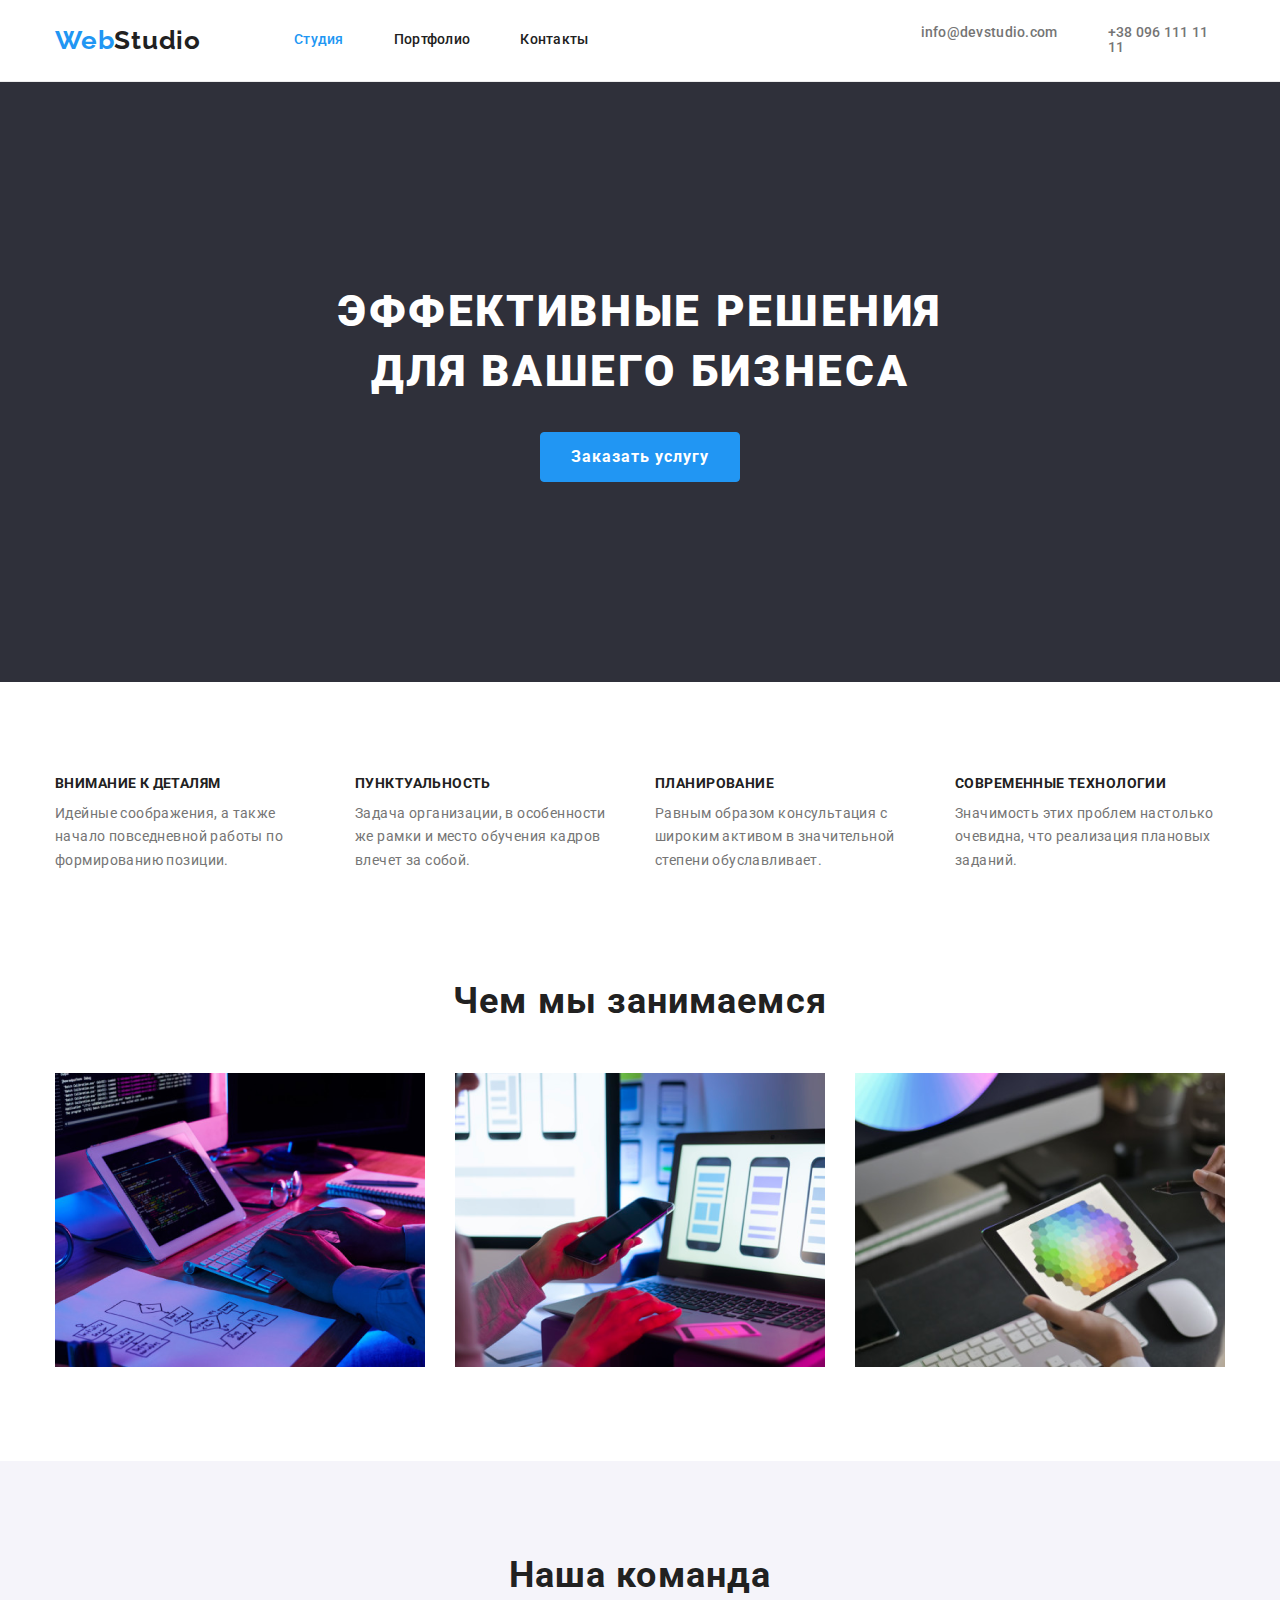
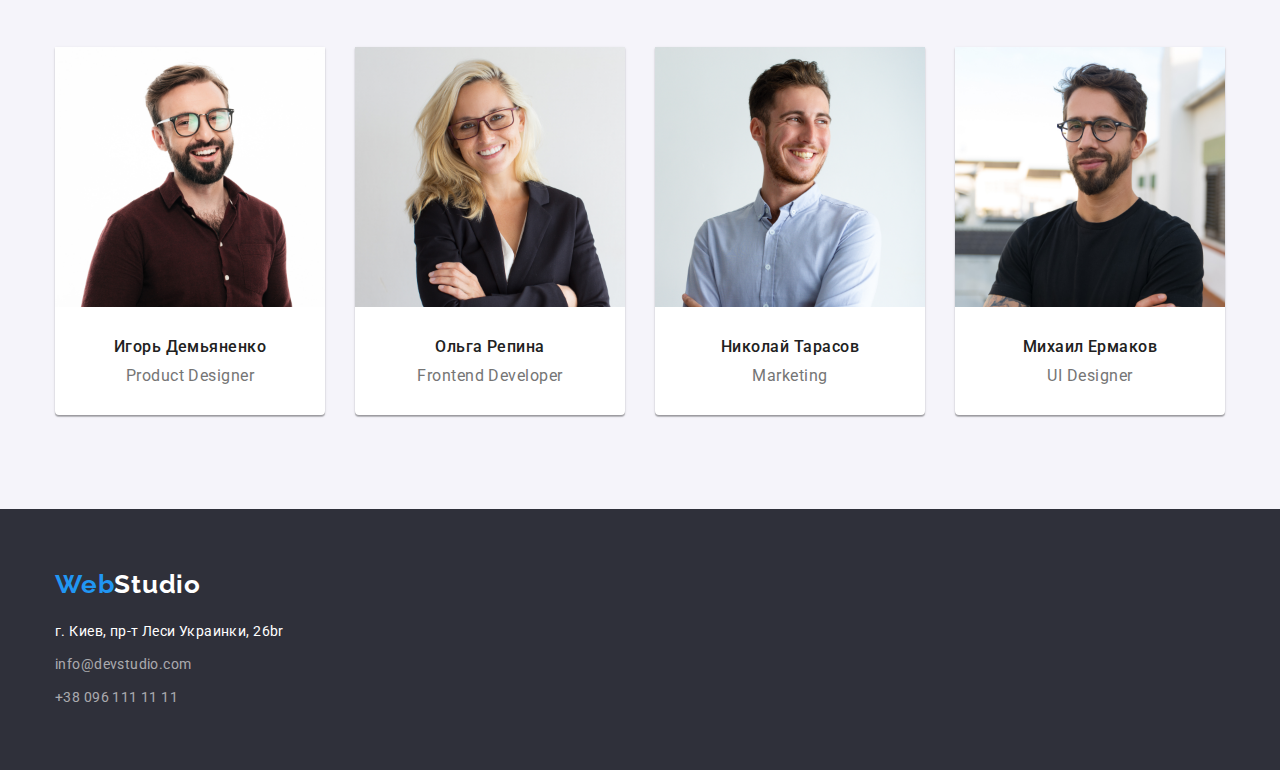
<file: index.html>
<!DOCTYPE html>
<html lang="ru">
  <head>
    <meta charset="UTF-8" />
    <meta name="viewport" content="width=device-width, initial-scale=1.0" />
    <title>Studio</title>
    <link rel="stylesheet" href="https://cdnjs.cloudflare.com/ajax/libs/modern-normalize/1.0.0/modern-normalize.min.css" integrity="sha512-ISS7cAi1PEhQ8jnbJpJZMd29NlhNj4AWYyLOSp2CE/CsHxTCu+r+t0D2yoJudVrd0/8fTVPUVDzY5Tvli75u/g==" crossorigin="anonymous" />
    <link rel="preconnect" href="https://fonts.gstatic.com">
    <link href="https://fonts.googleapis.com/css2?family=Raleway:wght@700&family=Roboto:wght@400;500;700;900&display=swap" rel="stylesheet">
    <link rel="stylesheet" href="./CSS/styles.css" />
  </head>
  <body>

    <!-- Шапка сайта -->

    <header class="header">
      <div class="container header-container">
        <div class="nav-container">
          <a class="header-logo" href="./index.html"><span class="web">Web</span>Studio</a>
          <nav class="nav">
            <ul class="nav-list menu">
              <li class="nav-item">
                <a class="link current" href="./index.html">Студия</a>
              </li>
              <li class="nav-item">
                <a class="link" href="./portfolio.html">Портфолио</a>
              </li>
              <li class="nav-item">
                <a class="link" href="#">Контакты</a>
              </li>
            </ul>
          </nav>
          <ul class="nav-list">
            <li class="nav-item">
              <a class="link-mail" href="mailto:info@devstudio.com">info@devstudio.com</a>
            </li>
            <li class="nav-item">
              <a class="link-phone" href="tel:+380961111111">+38 096 111 11 11</a>
            </li>
          </ul>
        </div>
      </div>
    </header>
    <main>

      <!-- Герой -->

      <section class="hero">
        <div class="container hero-container">
          <h1 class="hero-title">Эффективные решения<br>для вашего бизнеса</h1> 
          <button class="button">Заказать услугу</button>
        </div>
      </section>

      <!-- Особенности -->

      <section class="section section-features">
        <div class="container features-container">
          <h2 class="features-title visually-hidden">Особенности</h2>
          <ul class="features-list">
            <li class="features-item">
              <h3 class="features-title-item">Внимание к деталям</h3>
              <p class="features-text">
                Идейные соображения, а также начало повседневной работы по
                формированию позиции.
              </p>
            </li>
            <li class="features-item">
              <h3 class="features-title-item">Пунктуальность</h3>
              <p class="features-text">
                Задача организации, в особенности же рамки и место обучения кадров
                влечет за собой.
              </p>
            </li>
            <li class="features-item">
              <h3 class="features-title-item">Планирование</h3>
              <p class="features-text">
                Равным образом консультация с широким активом в значительной
                степени обуславливает.
              </p>
            </li>
            <li class="features-item">
              <h3 class="features-title-item">Современные технологии</h3>
              <p class="features-text">
                Значимость этих проблем настолько очевидна, что реализация
                плановых заданий.
              </p>
            </li>
          </ul>
        </div>
      </section>

      <!-- Преимущества -->

      <section class="section section-advantages">
        <div class="container advantages-container">
          <h2 class="advantages-title">Чем мы занимаемся</h2>
          <ul class="advantages-list">
            <li class="advantages-item">
              <img
                src="./images/studio/features/code-layout.png"
                alt="Верстка"
                width="370"
                height="294"
              />
            </li>
            <li class="advantages-item">
              <img
                src="./images/studio/features/mobile-applications.png"
                alt="Мобильные приложения"
                width="370"
                height="294"
              />
            </li>
            <li class="advantages-item">
              <img
                src="./images/studio/features/design.png"
                alt="Дизайн"
                width="370"
                height="294"
              />
            </li>
          </ul>
        </div>
      </section>

      <!-- Команда -->

      <section class="section section-team">
        <div class="container team-container">
          <h2 class="team-title">Наша команда</h2>
          <ul class="team-list">
            <li class="team-item">
              <img
                src="./images/studio/team/Product-Designer1.png"
                alt="Игорь Демьяненко"
                width="270"
                height="260"
              />
              <h3 class="photo-title">Игорь Демьяненко</h3>
              <p class="photo-text">Product Designer</p>
            </li>
            <li class="team-item">
              <img
                src="./images/studio/team/Frontend-Developer2.png"
                alt="Ольга Репина"
                width="270"
                height="260"
              />
              <h3 class="photo-title">Ольга Репина</h3>
              <p class="photo-text">Frontend Developer</p>
            </li>
            <li class="team-item">
              <img
                src="./images/studio/team/Marketing3.png"
                alt="Николай Тарасов"
                width="270"
                height="260"
              />
              <h3 class="photo-title">Николай Тарасов</h3>
              <p class="photo-text">Marketing</p>
            </li>
            <li class="team-item">
              <img
                src="./images/studio/team/UI-Designer4.png"
                alt="Михаил Ермаков"
                width="270"
                height="260"
              />
              <h3 class="photo-title">Михаил Ермаков</h3>
              <p class="photo-text">UI Designer</p>
            </li>
          </ul>
        </div>
      </section>
    </main>

    <!-- Футер -->
    <footer class="footer">
      <div class="container footer-container">
        <a class="footer-logo" href="./index.html">
          <span class="web">Web</span><span class="logo-white">Studio</span>
        </a>
        <address class="address">
          г. Киев, пр-т Леси Украинки, 26br <br />
          <a class="footer-link" href="mailto:info@devstudio.com">info@devstudio.com</a><br />
          <a class="footer-link" href="tel:+380961111111">+38 096 111 11 11</a>
        </address>
      </div>
    </footer>
  </body>
</html>
</file>
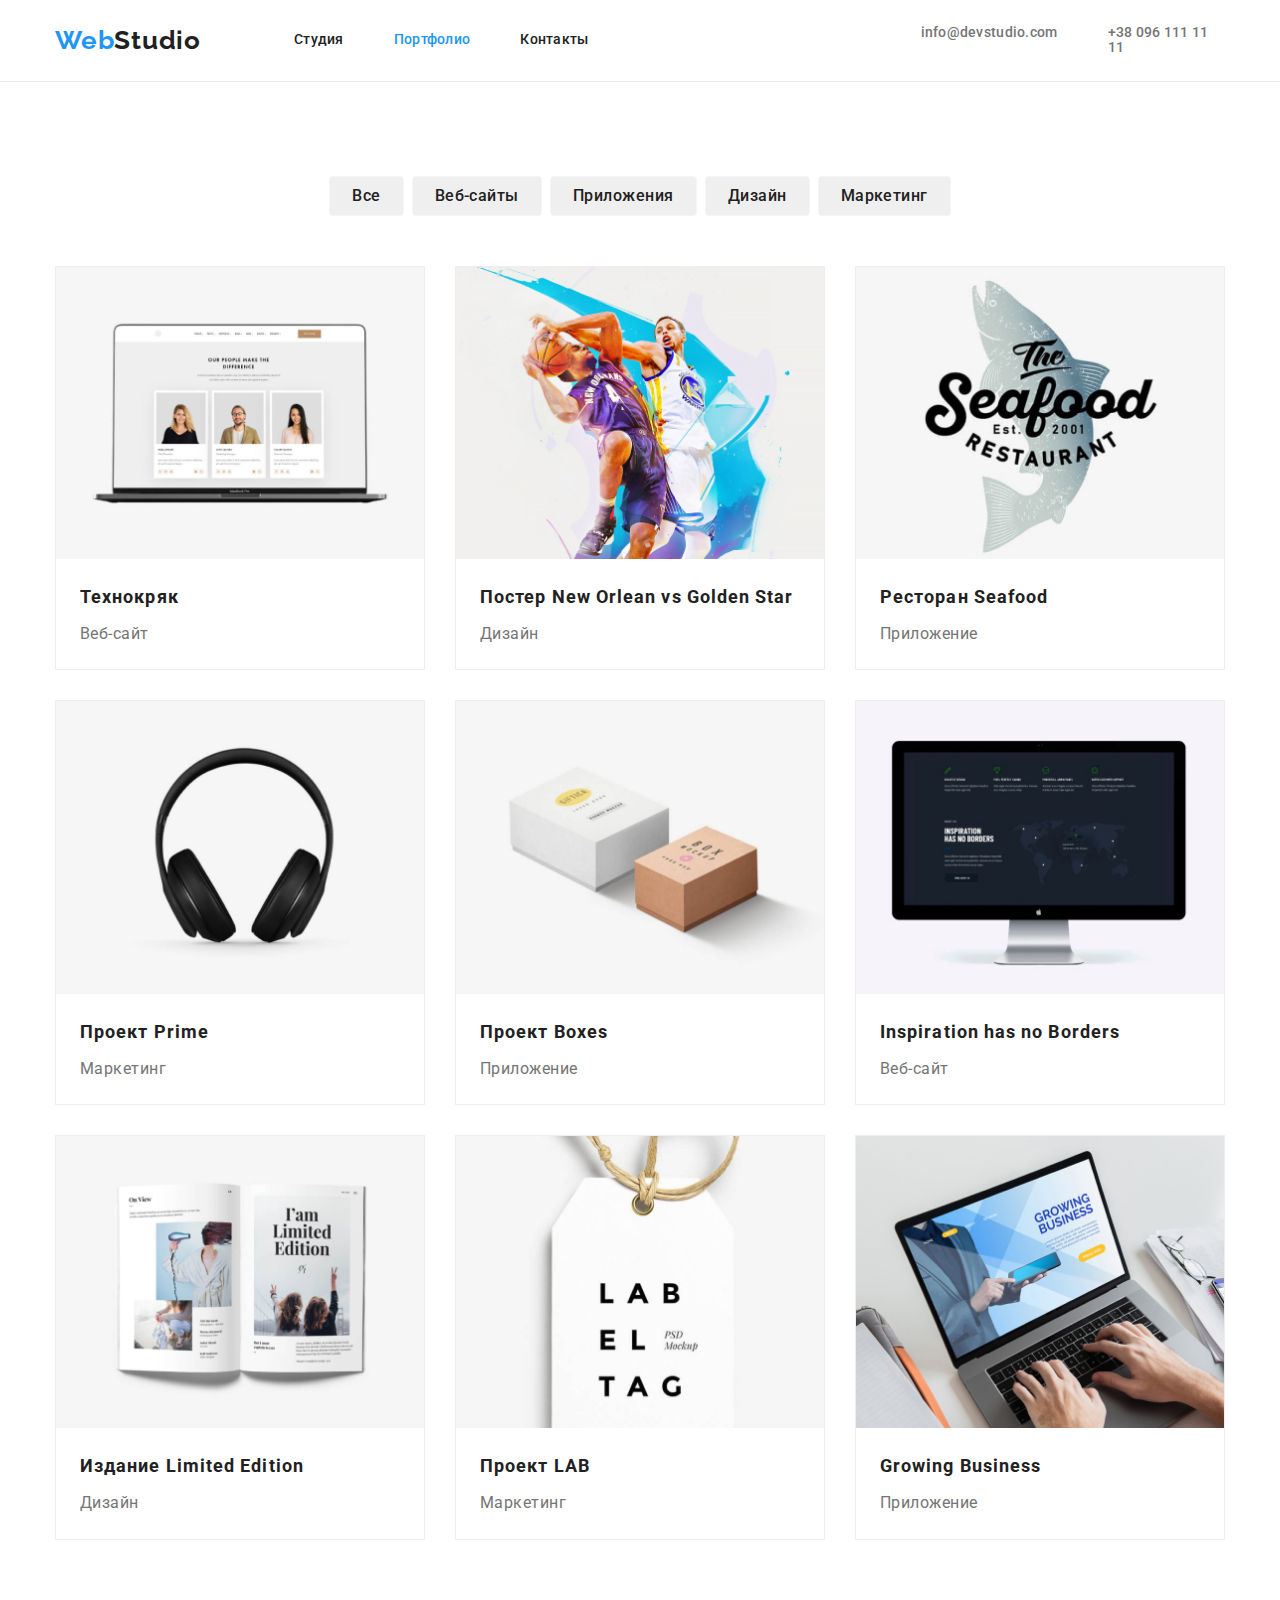
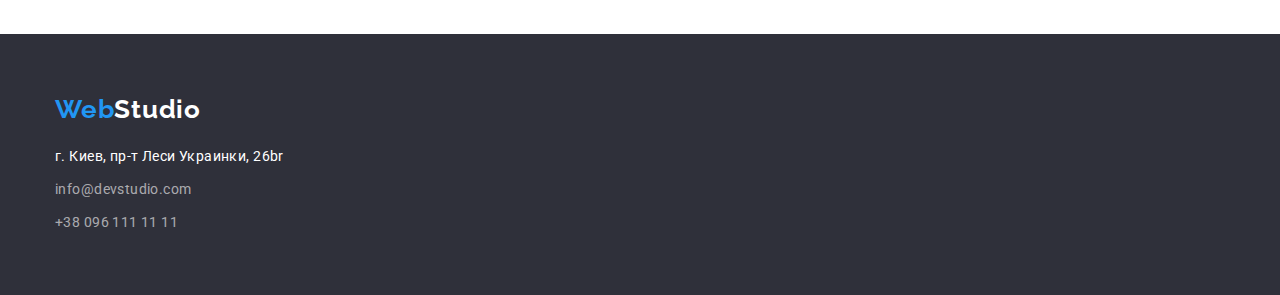
<file: portfolio.html>
<!DOCTYPE html>
<html lang="en">
  <head>
    <meta charset="UTF-8" />
    <meta name="viewport" content="width=device-width, initial-scale=1.0" />
    <title>Portfolio</title>
    <link
      rel="stylesheet"
      href="https://cdnjs.cloudflare.com/ajax/libs/modern-normalize/1.0.0/modern-normalize.min.css"
      integrity="sha512-ISS7cAi1PEhQ8jnbJpJZMd29NlhNj4AWYyLOSp2CE/CsHxTCu+r+t0D2yoJudVrd0/8fTVPUVDzY5Tvli75u/g=="
      crossorigin="anonymous"
    />
    <link rel="preconnect" href="https://fonts.gstatic.com" />
    <link
      href="https://fonts.googleapis.com/css2?family=Raleway:wght@700&family=Roboto:wght@400;500;700;900&display=swap"
      rel="stylesheet"
    />
    <link rel="stylesheet" href="./CSS/styles.css" />
  </head>
  <body>
    <!-- Шапка сайта -->
    <header class="header">
      <div class="container header-container">
        <div class="nav-container">
          <a class="header-logo" href="./index.html"
            ><span class="web">Web</span>Studio</a
          >
          <nav class="nav">
            <ul class="nav-list menu">
              <li class="nav-item">
                <a class="link" href="./index.html">Студия</a>
              </li>
              <li class="nav-item">
                <a class="link current" href="./portfolio.html">Портфолио</a>
              </li>
              <li class="nav-item">
                <a class="link" href="#">Контакты</a>
              </li>
            </ul>
          </nav>
          <ul class="nav-list">
            <li class="nav-item">
              <a class="link-mail" href="mailto:info@devstudio.com"
                >info@devstudio.com</a
              >
            </li>
            <li class="nav-item">
              <a class="link-phone" href="tel:+380961111111"
                >+38 096 111 11 11</a
              >
            </li>
          </ul>
        </div>
      </div>
    </header>
    <main>
      <!-- Коллекция -->
      <section class="section">
        <div class="container portfolio-container">
          <h1 class="visually-hidden">Коллекция</h1>
          <ul class="buttons-filter-list">
            <li class="filter-item">
              <button type="button" class="button-filter">Все</button>
            </li>
            <li class="filter-item">
              <button type="button" class="button-filter">Веб-сайты</button>
            </li>
            <li class="filter-item">
              <button type="button" class="button-filter">Приложения</button>
            </li>
            <li class="filter-item">
              <button type="button" class="button-filter">Дизайн</button>
            </li>
            <li class="filter-item">
              <button type="button" class="button-filter">Маркетинг</button>
            </li>
          </ul>
          <ul class="portfolio-list">
            <li class="portfolio-list-item">
              <a href=""></a>
              <img src="./images/portfolio/work/work1.jpg" alt="Технокряк" />
              <div class="portfolio-card-name">
                <h2 class="item-title">Технокряк</h2>
                <p class="item-text">Веб-сайт</p>
              </div>
            </li>
            <li class="portfolio-list-item">
              <img
                src="./images/portfolio/work/work2.jpg"
                alt="Постер New Orlean vs Golden Star"
              />
              <div class="portfolio-card-name">
                <h2 class="item-title">
                  Постер <span lang="en">New Orlean vs Golden Star</span>
                </h2>
                <p class="item-text">Дизайн</p>
              </div>
            </li>
            <li class="portfolio-list-item">
              <img
                src="./images/portfolio/work/work3.jpg"
                alt="Ресторан Seafood"
              />
              <div class="portfolio-card-name">
                <h2 class="item-title">
                  Ресторан <span lang="en">Seafood</span>
                </h2>
                <p class="item-text">Приложение</p>
              </div>
            </li>
            <li class="portfolio-list-item">
              <img src="./images/portfolio/work/work4.jpg" alt="Проект Prime" />
              <div class="portfolio-card-name">
                <h2 class="item-title">Проект <span lang="en">Prime</span></h2>
                <p class="item-text">Маркетинг</p>
              </div>
            </li>
            <li class="portfolio-list-item">
              <img src="./images/portfolio/work/work5.jpg" alt="Проект Boxes" />
              <div class="portfolio-card-name">
                <h2 class="item-title">Проект <span lang="en">Boxes</span></h2>
                <p class="item-text">Приложение</p>
              </div>
            </li>
            <li class="portfolio-list-item">
              <img
                src="./images/portfolio/work/work6.jpg"
                alt="Inspiration has no Borders"
              />
             <div class="portfolio-card-name">
              <h2 class="item-title">
              <span lang="en"></span>Inspiration has no Borders
              </h2>
              <p class="item-text">Веб-сайт</p>
             </div>
            </li>
            <li class="portfolio-list-item">
              <img
                src="./images/portfolio/work/work7.jpg"
                alt="Издание Limited Edition"
              />
              <div class="portfolio-card-name">
                <h2 class="item-title">
                  Издание <span lang="en">Limited Edition</span>
                </h2>
                <p class="item-text">Дизайн</p>
              </div>
            </li>
            <li class="portfolio-list-item">
              <img src="./images/portfolio/work/work8.jpg" alt="Проект LAB" />
              <div class="portfolio-card-name">
                <h2 class="item-title">Проект <span lang="en">LAB</span></h2>
                <p class="item-text">Маркетинг</p>
              </div>
            </li>
            <li class="portfolio-list-item">
              <img
                src="./images/portfolio/work/work9.jpg"
                alt="Growing Business"
              />
              <div class="portfolio-card-name">
                <h2 class="item-title">
                  <span lang="en">Growing Business</span>
                </h2>
                <p class="item-text">Приложение</p>
              </div>
            </li>
          </ul>
        </div>
      </section>
    </main>

    <!-- Футер -->
    <footer class="footer">
      <div class="container footer-container">
        <a class="footer-logo" href="./index.html">
          <span class="web">Web</span><span class="logo-white">Studio</span>
        </a>
        <address class="address">
          г. Киев, пр-т Леси Украинки, 26br <br />
          <a class="footer-link" href="mailto:info@devstudio.com"
            >info@devstudio.com</a
          ><br />
          <a class="footer-link" href="tel:+380961111111">+38 096 111 11 11</a>
        </address>
      </div>
    </footer>
  </body>
</html>
</file>
<file: CSS/styles.css>
:root {
  --primary-text-color: #212121;
  --secondary-text-color: #757575;
  --primary-white-color: #ffffff;
  --secondary-black-color: #2f303a;
  --accent-color: #2196f3;
}

html {
  box-sizing: border-box;
}

*,
*::before,
*::after {
  box-sizing: inherit;
}

h1,
h2,
h3,
h4,
h5,
h6,
p {
  margin-top: 0;
}

body {
  color: var(--primary-text-color);
  background-color: var(--primary-white-color);
  font-family: "Roboto", sans-serif;
  margin: 0;
}

a {
  text-decoration: none;
  color: var(--secondary-text-color);
}

address {
  font-style: inherit;
}

ul {
  margin-top: 0;
  margin-bottom: 0;
  padding: 0;
  list-style-type: none;
}

img {
  display: block;
  max-width: 100%;
  height: auto;
}

.visually-hidden {
  position: absolute !important;
  clip: rect(1px 1px 1px 1px);
  clip: rect(1px, 1px, 1px, 1px);
  padding: 0 !important;
  border: 0 !important;
  height: 1px !important;
  width: 1px !important;
  overflow: hidden;
}

.container {
  width: 1200px;
  padding-left: 15px;
  padding-right: 15px;
  margin-right: auto;
  margin-left: auto;
  align-content: center;
  vertical-align: baseline;
}

.section {
  padding-top: 94px;
  padding-bottom: 94px;
}

/* Header (Шапка) */

.header {
  border-bottom:  1px solid #ECECEC;
}

.header-container {
  display: flex;
  justify-content: space-between;
}

.header-logo {
  margin: 25px 93px 25px 0px;
  font-weight: 700;
  font-size: 26px;
  line-height: 1.19;
  letter-spacing: 0.03em;
  color: var(--primary-text-color);
  font-family: "Raleway", sans-serif;
}

.web {
  color: var(--accent-color);
}

.nav-container {
  display: flex;
  align-items: center;
}

.nav-list.menu {
  margin-right: 332px;
}

.nav-list {
  display: flex;
  font-weight: 500;
  font-size: 14px;
  line-height: 1.14;
  letter-spacing: 0.02em;
  list-style: none;
  text-decoration: none;
}

.nav-item:not(:last-child) {
  margin-right: 50px;
}

.nav-item .link {
  color: var(--primary-text-color);
}

.nav-list .link:hover,
.nav-list .link:focus {
  color: var(--accent-color);
}

.nav-list .link-mail:hover,
.nav-list .link-mail:focus {
  color: var(--accent-color);
}

.nav-list .link-phone:hover,
.nav-list .link-phone:focus {
  color: var(--accent-color);
}

.nav-list .link.current {
  color: var(--accent-color);
}

/* Hero (Герой) */

.hero {
  background-color: var(--secondary-black-color);
  text-align: center;
  padding: 200px 0;
}

.hero-title {
  margin-bottom: 30px;
  font-weight: 900;
  font-size: 44px;
  line-height: 1.36;
  letter-spacing: 0.06em;
  color: #ffffff;
  text-transform: uppercase;
}

.button {
  width: 200px;
  height: 50px;
  font-weight: 700;
  font-size: 16px;
  line-height: 1.88;
  letter-spacing: 0.06em;
  background: #2196f3;
  border: 1px solid var(--accent-color);
  border-radius: 4px;
  color: #ffffff;
  font-family: "Roboto", sans-serif;
  cursor: pointer;
  align-items: center;
  text-align: center;
  justify-content: center;
}

/* Features (Особенности) */

.section-features {
  padding-bottom: 0;
}

.features-list {
  list-style: none;
  display: flex;
}

.features-item {
  width: calc((100% - 90px) / 4);
}

.features-item:not(:last-child) {
  margin-right: 30px;
}

.features-title-item {
  margin-bottom: 10px;
  font-weight: 700;
  font-size: 14px;
  line-height: 1.14;
  letter-spacing: 0.03em;
  color: var(--primary-text-color);
  text-transform: uppercase;
}

.features-text {
  font-weight: 400;
  font-size: 14px;
  line-height: 1.71;
  letter-spacing: 0.03em;
  color: var(--secondary-text-color);
}

/* Advantage (Преимущества) */

.section.section-advantages {
  margin-top: 0px;
}

.advantages-title {
  margin-bottom: 50px;
  font-weight: 700;
  font-size: 36px;
  line-height: 1.16;
  letter-spacing: 0.03em;
  color: var(--primary-text-color);
  text-align: center;
}

.advantages-list {
  display: flex;
  list-style: none;
}

.advantages-item {
  width: calc((100% - 60px) / 3);
}

.advantages-item:not(:last-child) {
  margin-right: 30px;
}

/* Team (Команда) */

.team-list {
  display: flex;
}

.team-item {
  width: calc((100% - 90px) / 4);
  background: #ffffff;
  box-shadow: 0px 1px 3px rgba(0, 0, 0, 0.12), 0px 1px 1px rgba(0, 0, 0, 0.14),
    0px 2px 1px rgba(0, 0, 0, 0.2);
  border-radius: 0px 0px 4px 4px;
}

.team-item:not(:last-child) {
  margin-right: 30px;
}

.team-title {
  margin-bottom: 50px;
  font-weight: 700;
  font-size: 36px;
  line-height: 1.16;
  letter-spacing: 0.03em;
  color: var(--primary-text-color);
  text-align: center;
}

.photo-title {
  margin-top: 30px;
  margin-bottom: 10px;
  font-weight: 500;
  font-size: 16px;
  line-height: 1.19;
  letter-spacing: 0.03em;
  color: var(--primary-text-color);
  text-align: center;
}

.photo-text {
  margin-bottom: 30px;
  font-weight: 400;
  font-size: 16px;
  line-height: 1.19;
  letter-spacing: 0.03em;
  color: var(--secondary-text-color);
  text-align: center;
}

.team-list {
  list-style: none;
}

.section-team {
  background-color: #f5f4fa;
}

/* footer (Подвал) */

.footer {
  padding-top: 60px;
  padding-bottom: 60px;
  background-color: var(--secondary-black-color);
}

.footer-logo {
  display: inline-block;
  margin-bottom: 20px;
  font-weight: 700;
  font-size: 26px;
  line-height: 1.19;
  letter-spacing: 0.03em;
  font-family: "Raleway", sans-serif;
}

.web {
  color: var(--accent-color);
}

.logo-white {
  color: #ffffff;
}

.address {
  font-weight: 400;
  font-size: 14px;
  line-height: 1.71;
  letter-spacing: 0.03em;
  color: #ffffff;
}

.footer-link {
  display: inline-block;
  margin-top: 9px;
  color: rgba(255, 255, 255, 0.6);
}

/* Portfolio */
  

.buttons-filter-list {
  display: flex;
  justify-content: center;
  margin-bottom: 50px;
}

.filter-item:not(:last-child) {
  margin-right: 8px;
}

.button-filter {
  display: inline-block;
  padding: 6px 22px;
  font-weight: 500;
  font-size: 16px;
  line-height: 1.6;
  letter-spacing: 0.03em;
  font-family: inherit;
  color: var(--primary-text-color);
  border: 1px solid #f5f4fa;
  border-radius: 4px;
  font-family: "Roboto", sans-serif;
}

.button-filter:hover,
.button-filter:focus {
  background-color: var(--accent-color);
  color: var(--primary-white-color);
}

/* Карточки портфолио */

.portfolio-container {
  padding-left: 15px;
  padding-right: 15px;
  margin-left: auto;
  margin-right: auto;
}

.portfolio-list {
  width: 1200;
  display: flex;
  flex-wrap: wrap;
}

.portfolio-list-item {
  width: 370px;
  width: 33.3333%;
  width: calc((100% - 60px) / 3);
  margin-right: 30px;
  border: 1px solid #EEEEEE;
}

.portfolio-list-item:nth-child(3n) {
  margin-right: 0;
}

.portfolio-list-item:nth-child(-n + 6) {
  margin-bottom: 30px;
}

.portfolio-card-name {
  padding: 20px 24px;
}


.item-title {
  font-weight: 700;
  font-size: 18px;
  line-height: 2;
  letter-spacing: 0.06em;
  color: var(--primary-text-color);
  margin-bottom: 4px;
}

.item-text {
  font-weight: 400;
  font-size: 16px;
  line-height: 1.9;
  letter-spacing: 0.03em;
  color: #757575;
  margin: 0;
}
</file>
